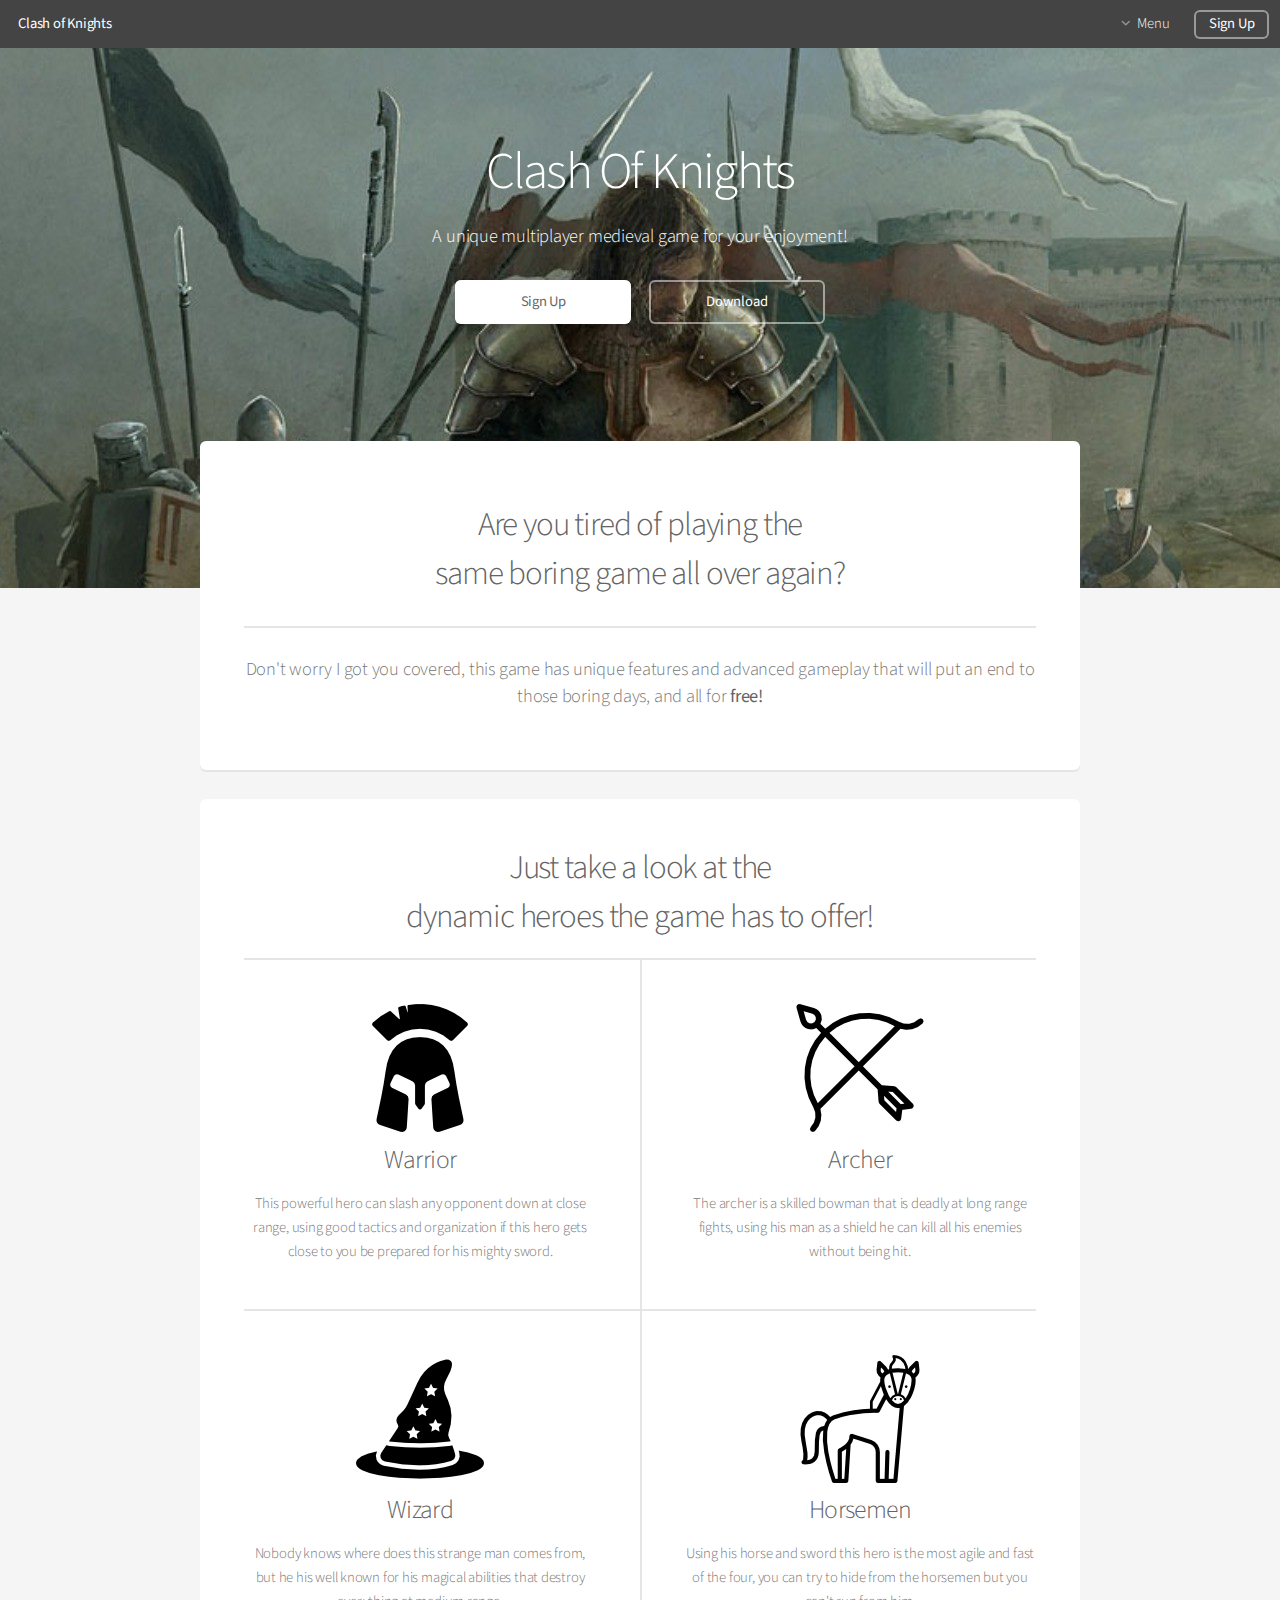
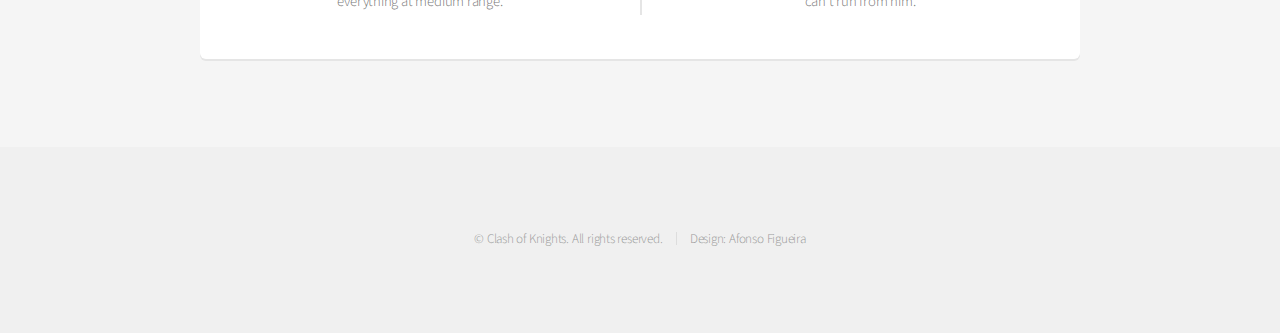
<file: ClashOfKnights_Site/index.html>
<!DOCTYPE HTML>
<html>
	<head>
		<title>Clash of Knights</title>
		<meta http-equiv="content-type" content="text/html; charset=utf-8" />
		<meta name="description" content="" />
		<meta name="keywords" content="" />
		<!--[if lte IE 8]><script src="css/ie/html5shiv.js"></script><![endif]-->
		<script src="js/jquery.min.js"></script>
		<script src="js/jquery.dropotron.min.js"></script>
		<script src="js/jquery.scrollgress.min.js"></script>
		<script src="js/skel.min.js"></script>
		<script src="js/skel-layers.min.js"></script>
		<script src="js/init.js"></script>
		<noscript>
			<link rel="stylesheet" href="css/skel.css" />
			<link rel="stylesheet" href="css/style.css" />
			<link rel="stylesheet" href="css/style-wide.css" />
		</noscript>
		<!--[if lte IE 8]><link rel="stylesheet" href="css/ie/v8.css" /><![endif]-->
	</head>
	<body class="landing">

		<!-- Header -->
			<header id="header" class="skel-layers-fixed">
				<h1><a href="index.html">Clash of Knights</a></h1>
				<nav id="nav">
					<ul>
						<li>
							<a href="" class="icon fa-angle-down">Menu</a>
							<ul>
								<li><a href="about.html">About</a></li>
								<li><a href="contact.html">Contact</a></li>
								<li><a href="media.html">Media</a></li>
							</ul>
						</li>
						<li><a href="signup.html" class="button">Sign Up</a></li>
					</ul>
				</nav>
			</header>

		<!-- Banner -->
			<section id="banner">
				<h2>Clash Of Knights</h2>
				<p>A unique multiplayer medieval game for your enjoyment!</p>
				<ul class="actions">
					<li><a href="signup.html" class="button special">Sign Up</a></li>
					<li><a href="about.html" class="button">Download</a></li>
				</ul>
			</section>

		<!-- Main -->
			<section id="main" class="container">

				<section class="box special">
					<header class="major">
						<h2>Are you tired of playing the
						<br />
						same boring game all over again?</h2>
						<p>Don't worry I got you covered, this game has unique features and advanced gameplay that will put an end to those boring days, and all for <b>free!</b></p>
					</header>
				</section>
				<section class="box special features">
				<h2>Just take a look at the
						<br />
						dynamic heroes the game has to offer!</h2>
					<div class="features-row">
						<section>
							<span><img src="images/warrior.png" alt="" height="128" width="128" /></span>
							<h3>Warrior</h3>
							<p>This powerful hero can slash any opponent down at close range, using good tactics and organization if this hero gets close to you be prepared for his mighty sword.</p>
						</section>
						<section>
							<span><img src="images/archer.png" alt="" height="128" width="128" /></span>
							<h3>Archer</h3>
							<p>The archer is a skilled bowman that is deadly at long range fights, using his man as a shield he can kill all his enemies without being hit.</p>
						</section>
					</div>
					<div class="features-row">
						<section>
							<span><img src="images/wizard.png" alt="" height="128" width="128" /></span>
							<h3>Wizard</h3>
							<p>Nobody knows where does this strange man comes from, but he his well known for his magical abilities that destroy everything at medium range.</p>
						</section>
						<section>
							<span><img src="images/horsemen.png" alt="" height="128" width="128" /></span>
							<h3>Horsemen</h3>
							<p>Using his horse and sword this hero is the most agile and fast of the four, you can try to hide from the horsemen but you can't run from him.</p>
						</section>
					</div>
				</section>
			</section>

		<!-- Footer -->
			<footer id="footer">
				
				<ul class="copyright">
					<li>&copy; Clash of Knights. All rights reserved.</li><li>Design: Afonso Figueira</li>
				</ul>
			</footer>

	</body>
</html>
</file>
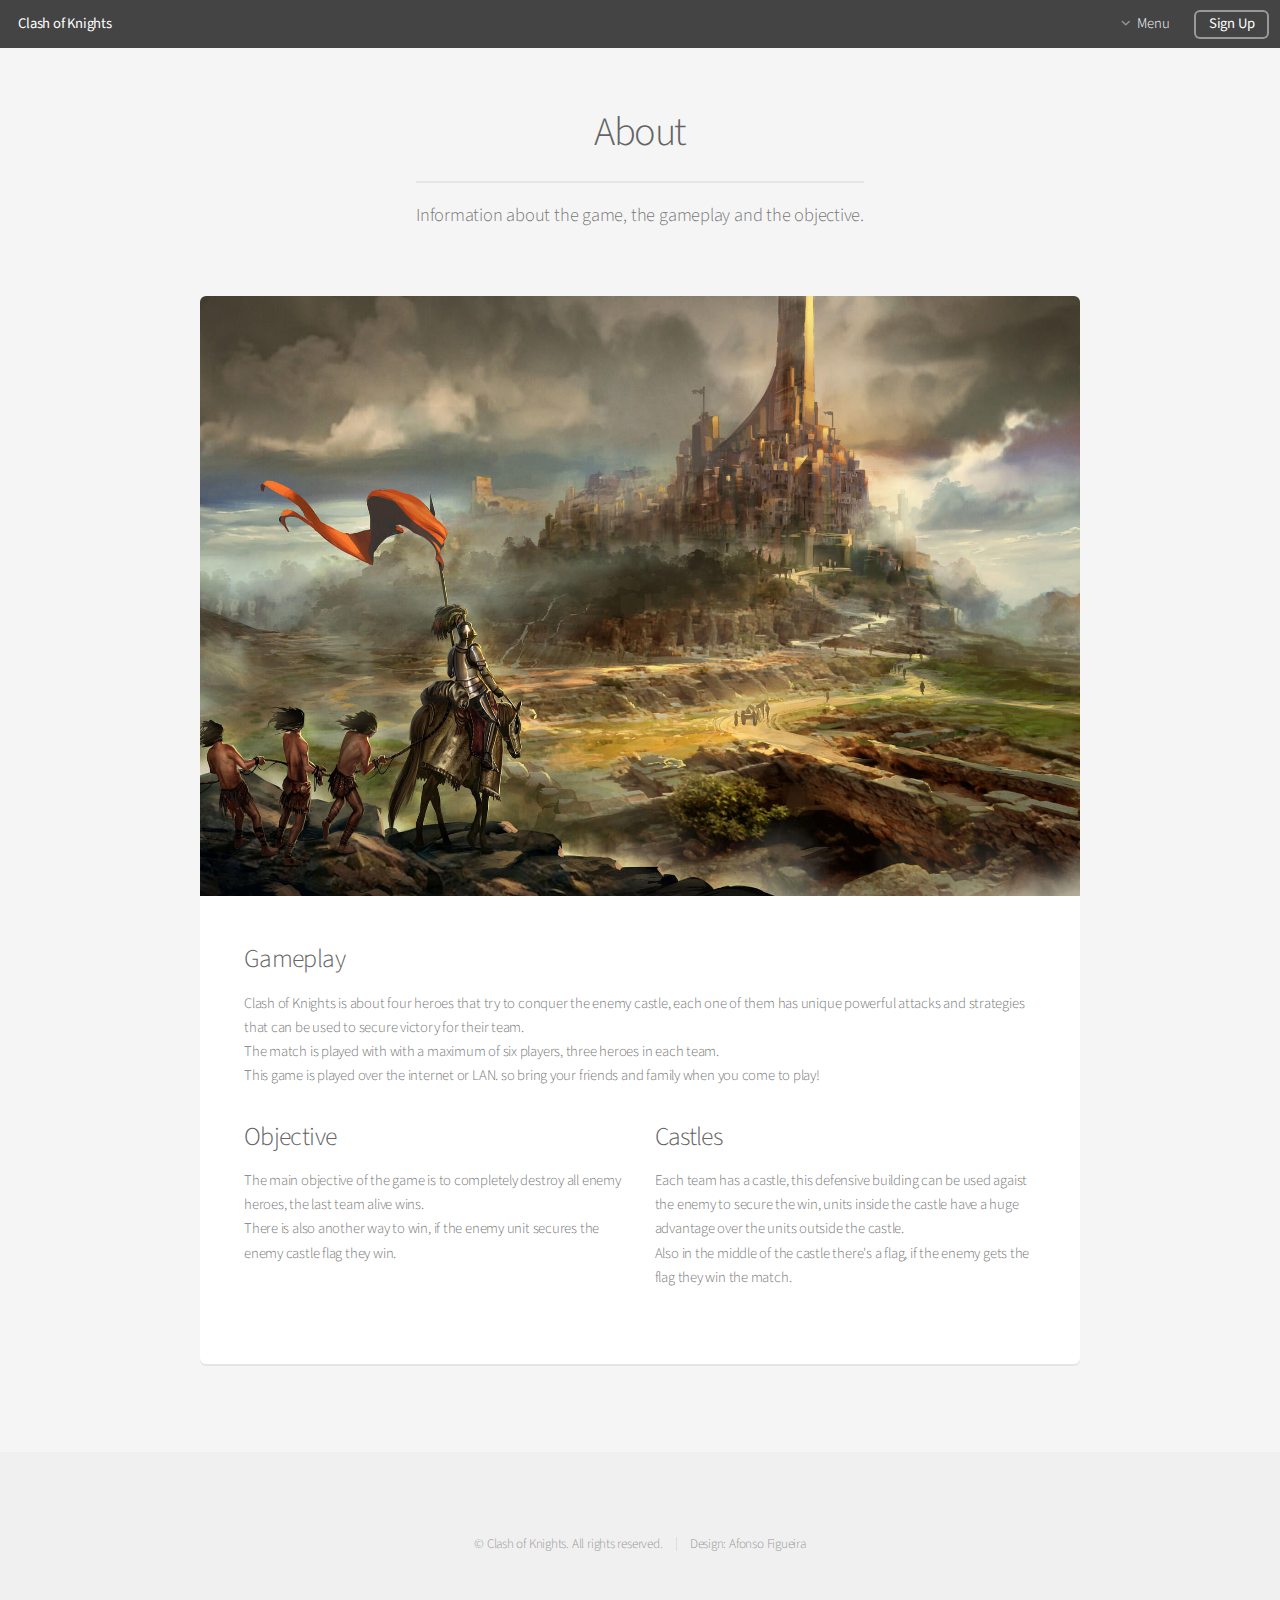
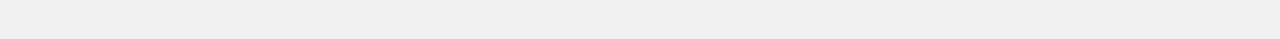
<file: ClashOfKnights_Site/about.html>
<!DOCTYPE HTML>
<html>
	<head>
		<title>Clash of Knights</title>
		<meta http-equiv="content-type" content="text/html; charset=utf-8" />
		<meta name="description" content="" />
		<meta name="keywords" content="" />
		<!--[if lte IE 8]><script src="css/ie/html5shiv.js"></script><![endif]-->
		<script src="js/jquery.min.js"></script>
		<script src="js/jquery.dropotron.min.js"></script>
		<script src="js/jquery.scrollgress.min.js"></script>
		<script src="js/skel.min.js"></script>
		<script src="js/skel-layers.min.js"></script>
		<script src="js/init.js"></script>
		<noscript>
			<link rel="stylesheet" href="css/skel.css" />
			<link rel="stylesheet" href="css/style.css" />
			<link rel="stylesheet" href="css/style-wide.css" />
		</noscript>
		<!--[if lte IE 8]><link rel="stylesheet" href="css/ie/v8.css" /><![endif]-->
	</head>
	<body>

		<!-- Header -->
			<header id="header" class="skel-layers-fixed">
				<h1><a href="index.html">Clash of Knights</a></h1>
				<nav id="nav">
					<ul>
						<li>
							<a href="" class="icon fa-angle-down">Menu</a>
							<ul>
								<li><a href="about.html">About</a></li>
								<li><a href="contact.html">Contact</a></li>
								<li><a href="media.html">Media</a></li>
							</ul>
						</li>
						<li><a href="signup.html" class="button">Sign Up</a></li>
					</ul>
				</nav>
			</header>

		<!-- Main -->
			<section id="main" class="container">
				<header>
					<h2>About</h2>
					<p>Information about the game, the gameplay and the objective.</p>
				</header>
				<div class="box">
					<span class="image featured"><img src="images/medieval_img.jpg" alt="medieval_img" height="600" width="393"/></span>
					<h3>Gameplay</h3>
					<p>Clash of Knights is about four heroes that try to conquer the enemy castle, each one of them has unique powerful attacks and strategies that can be used to secure victory for their team.<br>The match is played with with a maximum of six players, three heroes in each team.<br>This game is played over the internet or LAN. so bring your friends and family when you come to play!</p>
					<div class="row">
						<div class="6u 12u(mobilep)">
							<h3>Objective</h3>
							<p>The main objective of the game is to completely destroy all enemy heroes, the last team alive wins.<br>There is also another way to win, if the enemy unit secures the enemy castle flag they win.</p>
						</div>
						<div class="6u 12u(mobilep)">
							<h3>Castles</h3>
							<p>Each team has a castle, this defensive building can be used agaist the enemy to secure the win, units inside the castle have a huge advantage over the units outside the castle.<br>Also in the middle of the castle there's a flag, if the enemy gets the flag they win the match.</p>
						</div>
					</div>
				</div>
			</section>

		<!-- Footer -->
			<footer id="footer">
				
				<ul class="copyright">
					<li>&copy; Clash of Knights. All rights reserved.</li><li>Design: Afonso Figueira</li>
				</ul>
			</footer>

	</body>
</html>
</file>
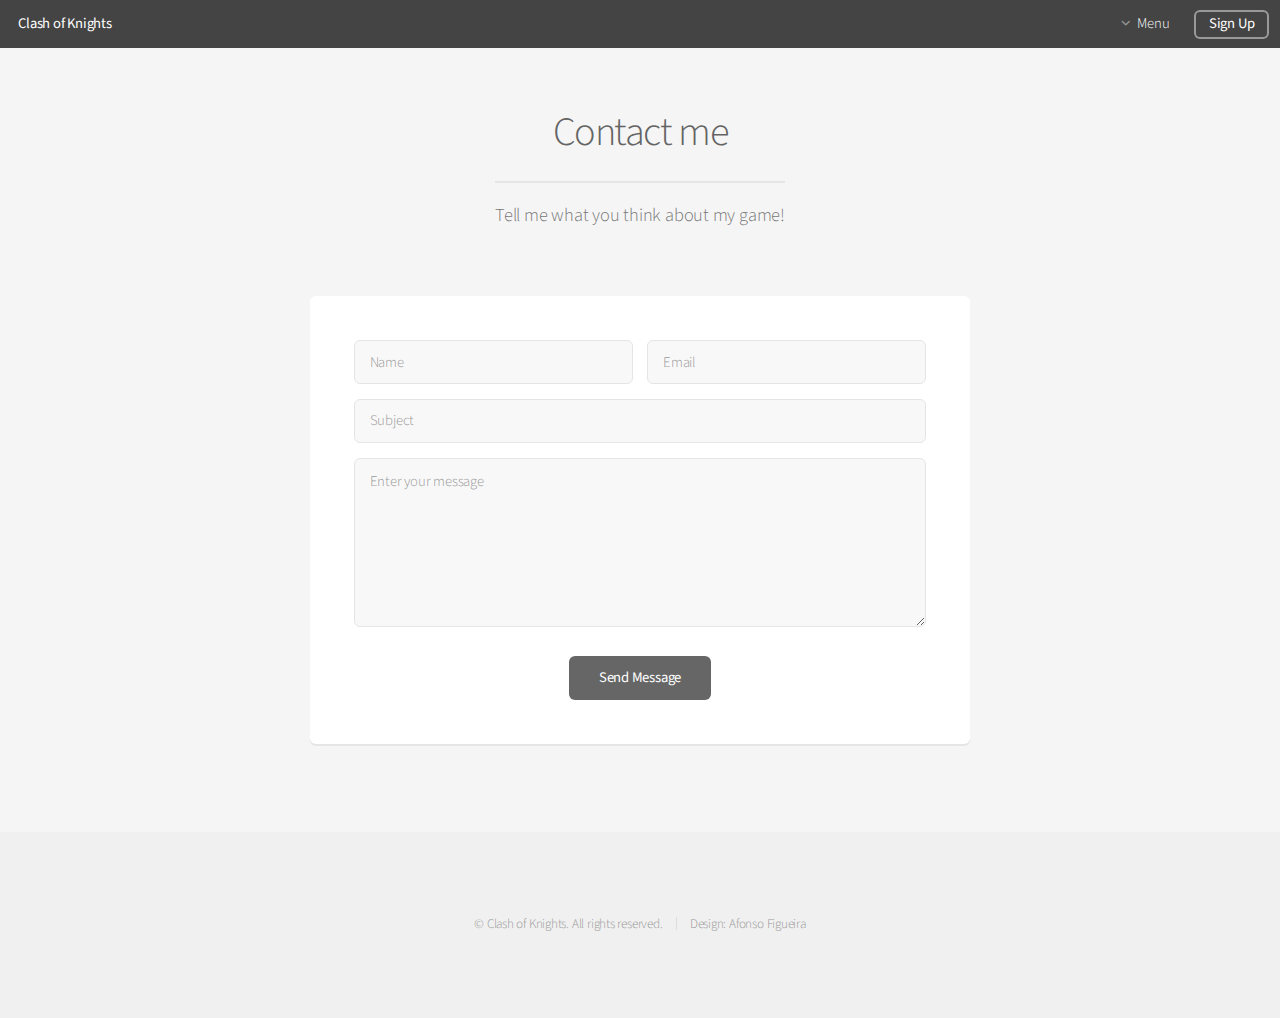
<file: ClashOfKnights_Site/contact.html>
<!DOCTYPE HTML>
<html>
	<head>
		<title>Class of Knights</title>
		<meta http-equiv="content-type" content="text/html; charset=utf-8" />
		<meta name="description" content="" />
		<meta name="keywords" content="" />
		<!--[if lte IE 8]><script src="css/ie/html5shiv.js"></script><![endif]-->
		<script src="js/jquery.min.js"></script>
		<script src="js/jquery.dropotron.min.js"></script>
		<script src="js/jquery.scrollgress.min.js"></script>
		<script src="js/skel.min.js"></script>
		<script src="js/skel-layers.min.js"></script>
		<script src="js/init.js"></script>
		<noscript>
			<link rel="stylesheet" href="css/skel.css" />
			<link rel="stylesheet" href="css/style.css" />
			<link rel="stylesheet" href="css/style-wide.css" />
		</noscript>
		<!--[if lte IE 8]><link rel="stylesheet" href="css/ie/v8.css" /><![endif]-->
	</head>
	<body>

		<!-- Header -->
			<header id="header" class="skel-layers-fixed">
				<h1><a href="index.html">Clash of Knights</a></h1>
				<nav id="nav">
					<ul>
						<li>
							<a href="" class="icon fa-angle-down">Menu</a>
							<ul>
								<li><a href="about.html">About</a></li>
								<li><a href="contact.html">Contact</a></li>
								<li><a href="media.html">Media</a></li>
							</ul>
						</li>
						<li><a href="signup.html" class="button">Sign Up</a></li>
					</ul>
				</nav>
			</header>

		<!-- Main -->
			<section id="main" class="container 75%">
				<header>
					<h2>Contact me</h2>
					<p>Tell me what you think about my game!</p>
				</header>
				<div class="box">
					<form method="post" action="\html5up_alpha\php\contact_email.php">
						<div class="row uniform 50%">
							<div class="6u 12u(mobilep)">
								<input type="text" name="name" id="name" value="" placeholder="Name" />
							</div>
							<div class="6u 12u(mobilep)">
								<input type="email" name="email" id="email" value="" placeholder="Email" />
							</div>
						</div>
						<div class="row uniform 50%">
							<div class="12u">
								<input type="text" name="subject" id="subject" value="" placeholder="Subject" />
							</div>
						</div>
						<div class="row uniform 50%">
							<div class="12u">
								<textarea name="message" id="message" placeholder="Enter your message" rows="6"></textarea>
							</div>
						</div>
						<div class="row uniform">
							<div class="12u">
								<ul class="actions align-center">
									<li><input type="submit" value="Send Message" /></li>
								</ul>
							</div>
						</div>
					</form>
				</div>
			</section>

		<!-- Footer -->
			<footer id="footer">
				
				<ul class="copyright">
					<li>&copy; Clash of Knights. All rights reserved.</li><li>Design: Afonso Figueira</li>
				</ul>
			</footer>

	</body>
</html>
</file>
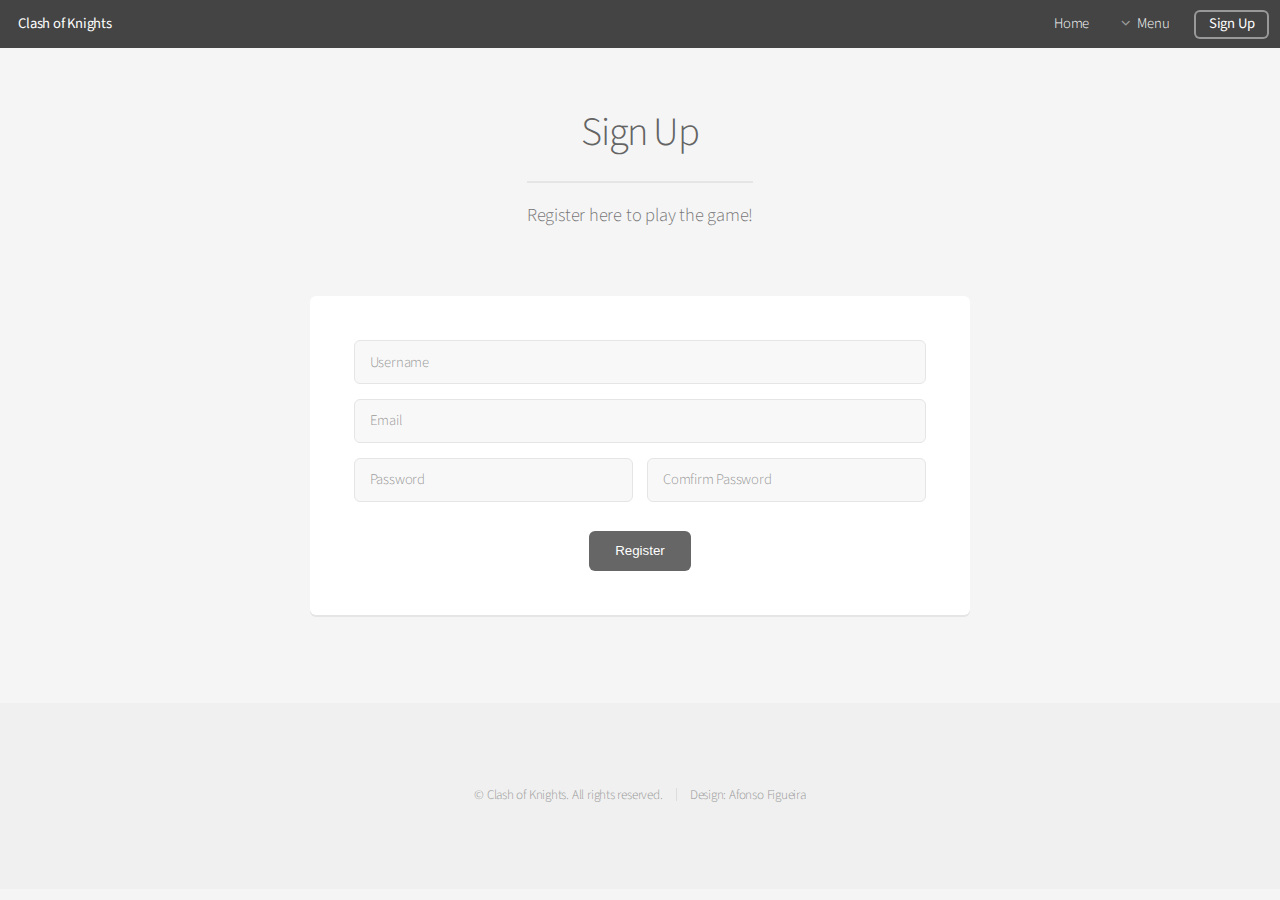
<file: ClashOfKnights_Site/signup.html>
<!DOCTYPE HTML>
<html>
	<head>
		<title>Class of Knights</title>
		<meta http-equiv="content-type" content="text/html; charset=utf-8" />
		<meta name="description" content="" />
		<meta name="keywords" content="" />
		<!--[if lte IE 8]><script src="css/ie/html5shiv.js"></script><![endif]-->
		<script src="js/jquery.min.js"></script>
		<script src="js/jquery.dropotron.min.js"></script>
		<script src="js/jquery.scrollgress.min.js"></script>
		<script src="js/skel.min.js"></script>
		<script src="js/skel-layers.min.js"></script>
		<script src="js/init.js"></script>
		<noscript>
			<link rel="stylesheet" href="css/skel.css" />
			<link rel="stylesheet" href="css/style.css" />
			<link rel="stylesheet" href="css/style-wide.css" />
		</noscript>
		<!--[if lte IE 8]><link rel="stylesheet" href="css/ie/v8.css" /><![endif]-->
	</head>
	<body>

		<!-- Header -->
			<header id="header" class="skel-layers-fixed">
				<h1><a href="index.html">Clash of Knights</a></h1>
				<nav id="nav">
					<ul>
						<li><a href="index.html">Home</a></li>
						<li>
							<a href="" class="icon fa-angle-down">Menu</a>
							<ul>
								<li><a href="about.html">About</a></li>
								<li><a href="contact.html">Contact</a></li>
								<li><a href="media.html">Media</a></li>
							</ul>
						</li>
						<li><a href="signup.php" class="button">Sign Up</a></li>
					</ul>
				</nav>
			</header>

			<!-- Main -->
			<section id="main" class="container 75%">
				<header>
					<h2>Sign Up</h2>
					<p>Register here to play the game!</p>
				</header>
				<div class="box">
					<form method="post" action="php/register.php">
						<div class="row uniform 50%">
							<div class="12u">
								<input type="text" name="username" id="username" value="" placeholder="Username" required />
							</div>
						</div>
						<div class="row uniform 50%">
							<div class="12u">
								<input type="email" name="email" id="email" value="" placeholder="Email" required />
							</div>
						</div>
						<div class="row uniform 50%">
							<div class="6u 12u(mobilep)">
								<input type="password" name="password" id="password" value="" placeholder="Password" required />
							</div>
							<div class="6u 12u(mobilep)">
								<input type="password" name="c_password" id="c_password" value="" placeholder="Comfirm Password" required />
							</div>
							
						</div>
						<div class="row uniform">
							<div class="12u">
								<ul class="actions align-center">
									<li><button class="button" type="submit" name="submit" value="" >Register </button></li>
									<!-- <li><input type="submit" value="Register" /></li> -->
								</ul>
							</div>
						</div>
					</form>
				</div>
			</section>

			<!-- Footer -->
			<footer id="footer">
				
				<ul class="copyright">
					<li>&copy; Clash of Knights. All rights reserved.</li><li>Design: Afonso Figueira</li>
				</ul>
			</footer>

	</body>
</html>
</file>
<file: ClashOfKnights_Site/css/style-wide.css>
/*
	Alpha by HTML5 UP
	html5up.net | @n33co
	Free for personal and commercial use under the CCA 3.0 license (html5up.net/license)
*/

/* Basic */

	body, input, select, textarea {
		font-size: 13pt;
	}

/* Banner */

	#banner {
		padding: 10em 0 18em 0;
	}
</file>
<file: ClashOfKnights_Site/css/ie/v8.css>
/*
	Alpha by HTML5 UP
	html5up.net | @n33co
	Free for personal and commercial use under the CCA 3.0 license (html5up.net/license)
*/

/* Basic */

	pre, code {
		position: relative;
		-ms-behavior: url("css/ie/PIE.htc");
	}

/* Form */

	input[type="text"],
	input[type="password"],
	input[type="email"],
	select,
	textarea {
		position: relative;
		-ms-behavior: url("css/ie/PIE.htc");
		line-height: 3em;
	}

	input[type="checkbox"],
	input[type="radio"] {
		opacity: 1;
		z-index: auto;
	}

		input[type="checkbox"] + label:before,
		input[type="radio"] + label:before {
			display: none;
		}

/* Button */

	input[type="submit"],
	input[type="reset"],
	input[type="button"],
	.button {
		position: relative;
		-ms-behavior: url("css/ie/PIE.htc");
	}

		input[type="submit"].alt,
		input[type="reset"].alt,
		input[type="button"].alt,
		.button.alt {
			border: solid 2px #e5e5e5;
		}

/* Box */

	.box {
		position: relative;
		-ms-behavior: url("css/ie/PIE.htc");
	}

		.box .image.featured {
			margin: 2em 0;
			width: 100%;
		}

/* Icon */

	.icon.major {
		position: relative;
		-ms-behavior: url("css/ie/PIE.htc");
	}

/* Image */

	.image {
		position: relative;
		-ms-behavior: url("css/ie/PIE.htc");
	}

		.image img {
			position: relative;
			-ms-behavior: url("css/ie/PIE.htc");
		}

/* Header */

	#header nav > ul > li a {
		color: #fff;
		display: inline-block;
		text-decoration: none;
		border: 0;
	}

		#header nav > ul > li a.icon:before {
			color: #fff;
			margin-right: 0.5em;
		}

	#header.alt {
		color: #fff;
	}

		#header.alt nav > ul > li a:not(.button).icon:before {
			color: rgba(255, 255, 255, 0.75);
		}

		#header.alt nav > ul > li.active a:not(.button) {
			background-color: rgba(255, 255, 255, 0.2);
		}

	.dropotron {
		border: solid 1px #e5e5e5;
	}

		.dropotron.level-0 {
			margin-top: 0;
		}

			.dropotron.level-0:before {
				display: none;
			}

/* Banner */

	#banner {
		background-attachment: scroll;
		background-image: url("../../images/banner.jpg");
		background-position: auto;
		background-repeat: no-repeat;
		background-size: cover;
		-ms-behavior: url("css/ie/backgroundsize.min.htc");
	}

		#banner input[type="submit"],
		#banner input[type="reset"],
		#banner input[type="button"],
		#banner .button {
			border: solid 2px #fff;
		}

/* Main */

	#main {
		position: relative;
		z-index: 1;
	}

/* CTA */

	#cta input[type="text"],
	#cta input[type="password"],
	#cta input[type="email"],
	#cta select,
	#cta textarea {
		background: #e89980;
		border: solid 2px #fff;
	}

	#cta .formerize-placeholder {
		color: #fff !important;
	}
</file>
<file: ClashOfKnights_Site/css/skel.css>
/* Resets (http://meyerweb.com/eric/tools/css/reset/ | v2.0 | 20110126 | License: none (public domain)) */

	html,body,div,span,applet,object,iframe,h1,h2,h3,h4,h5,h6,p,blockquote,pre,a,abbr,acronym,address,big,cite,code,del,dfn,em,img,ins,kbd,q,s,samp,small,strike,strong,sub,sup,tt,var,b,u,i,center,dl,dt,dd,ol,ul,li,fieldset,form,label,legend,table,caption,tbody,tfoot,thead,tr,th,td,article,aside,canvas,details,embed,figure,figcaption,footer,header,hgroup,menu,nav,output,ruby,section,summary,time,mark,audio,video{margin:0;padding:0;border:0;font-size:100%;font:inherit;vertical-align:baseline;}article,aside,details,figcaption,figure,footer,header,hgroup,menu,nav,section{display:block;}body{line-height:1;}ol,ul{list-style:none;}blockquote,q{quotes:none;}blockquote:before,blockquote:after,q:before,q:after{content:'';content:none;}table{border-collapse:collapse;border-spacing:0;}body{-webkit-text-size-adjust:none}

/* Box Model */

	*, *:before, *:after {
		-moz-box-sizing: border-box;
		-webkit-box-sizing: border-box;
		box-sizing: border-box;
	}

/* Container */

	.container {
		margin-left: auto;
		margin-right: auto;

		/* width: (containers) */
		width: 60em;
	}

	/* Modifiers */

		/* 125% */
			.container.\31 25\25 {
				width: 100%;

				/* max-width: (containers * 1.25) */
				max-width: 75em;

				/* min-width: (containers) */
				min-width: 60em;
			}

		/* 75% */
			.container.\37 5\25 {

				/* width: (containers * 0.75) */
				width: 45em;

			}

		/* 50% */
			.container.\35 0\25 {

				/* width: (containers * 0.50) */
				width: 30em;

			}

		/* 25% */
			.container.\32 5\25 {

				/* width: (containers * 0.25) */
				width: 15em;

			}

/* Grid */

	.row {
		border-bottom: solid 1px transparent;
	}

	.row > * {
		float: left;
	}

	.row:after, .row:before {
		content: '';
		display: block;
		clear: both;
		height: 0;
	}

	.row.uniform > * > :first-child {
		margin-top: 0;
	}

	.row.uniform > * > :last-child {
		margin-bottom: 0;
	}

	/* Gutters */

		/* Normal */

			.row > * {
				/* padding: (gutters.horizontal) 0 0 (gutters.vertical) */
				padding: 0 0 0 2em;
			}

			.row {
				/* margin: -(gutters.horizontal) 0 -1px -(gutters.vertical) */
				margin: 0 0 -1px -2em;
			}

			.row.uniform > * {
				/* padding: (gutters.vertical) 0 0 (gutters.vertical) */
				padding: 2em 0 0 2em;
			}

			.row.uniform {
				/* margin: -(gutters.vertical) 0 -1px -(gutters.vertical) */
				margin: -2em 0 -1px -2em;
			}

		/* 200% */

			.row.\32 00\25 > * {
				/* padding: (gutters.horizontal) 0 0 (gutters.vertical) */
				padding: 0 0 0 4em;
			}

			.row.\32 00\25 {
				/* margin: -(gutters.horizontal) 0 -1px -(gutters.vertical) */
				margin: 0 0 -1px -4em;
			}

			.row.uniform.\32 00\25 > * {
				/* padding: (gutters.vertical) 0 0 (gutters.vertical) */
				padding: 4em 0 0 4em;
			}

			.row.uniform.\32 00\25 {
				/* margin: -(gutters.vertical) 0 -1px -(gutters.vertical) */
				margin: -4em 0 -1px -4em;
			}

		/* 150% */

			.row.\31 50\25 > * {
				/* padding: (gutters.horizontal) 0 0 (gutters.vertical) */
				padding: 0 0 0 1.5em;
			}

			.row.\31 50\25 {
				/* margin: -(gutters.horizontal) 0 -1px -(gutters.vertical) */
				margin: 0 0 -1px -1.5em;
			}

			.row.uniform.\31 50\25 > * {
				/* padding: (gutters.vertical) 0 0 (gutters.vertical) */
				padding: 1.5em 0 0 1.5em;
			}

			.row.uniform.\31 50\25 {
				/* margin: -(gutters.vertical) 0 -1px -(gutters.vertical) */
				margin: -1.5em 0 -1px -1.5em;
			}

		/* 50% */

			.row.\35 0\25 > * {
				/* padding: (gutters.horizontal) 0 0 (gutters.vertical) */
				padding: 0 0 0 1em;
			}

			.row.\35 0\25 {
				/* margin: -(gutters.horizontal) 0 -1px -(gutters.vertical) */
				margin: 0 0 -1px -1em;
			}

			.row.uniform.\35 0\25 > * {
				/* padding: (gutters.vertical) 0 0 (gutters.vertical) */
				padding: 1em 0 0 1em;
			}

			.row.uniform.\35 0\25 {
				/* margin: -(gutters.vertical) 0 -1px -(gutters.vertical) */
				margin: -1em 0 -1px -1em;
			}

		/* 25% */

			.row.\32 5\25 > * {
				/* padding: (gutters.horizontal) 0 0 (gutters.vertical) */
				padding: 0 0 0 0.5em;
			}

			.row.\32 5\25 {
				/* margin: -(gutters.horizontal) 0 -1px -(gutters.vertical) */
				margin: 0 0 -1px -0.5em;
			}

			.row.uniform.\32 5\25 > * {
				/* padding: (gutters.vertical) 0 0 (gutters.vertical) */
				padding: 0.5em 0 0 0.5em;
			}

			.row.uniform.\32 5\25 {
				/* margin: -(gutters.vertical) 0 -1px -(gutters.vertical) */
				margin: -0.5em 0 -1px -0.5em;
			}

		/* 0% */

			.row.\30 \25 > * {
				padding: 0;
			}

			.row.\30 \25 {
				margin: 0 0 -1px 0;
			}

	/* Cells */

		.\31 2u, .\31 2u\24 { width: 100%; clear: none; margin-left: 0; }
		.\31 1u, .\31 1u\24 { width: 91.6666666667%; clear: none; margin-left: 0; }
		.\31 0u, .\31 0u\24 { width: 83.3333333333%; clear: none; margin-left: 0; }
		.\39 u, .\39 u\24 { width: 75%; clear: none; margin-left: 0; }
		.\38 u, .\38 u\24 { width: 66.6666666667%; clear: none; margin-left: 0; }
		.\37 u, .\37 u\24 { width: 58.3333333333%; clear: none; margin-left: 0; }
		.\36 u, .\36 u\24 { width: 50%; clear: none; margin-left: 0; }
		.\35 u, .\35 u\24 { width: 41.6666666667%; clear: none; margin-left: 0; }
		.\34 u, .\34 u\24 { width: 33.3333333333%; clear: none; margin-left: 0; }
		.\33 u, .\33 u\24 { width: 25%; clear: none; margin-left: 0; }
		.\32 u, .\32 u\24 { width: 16.6666666667%; clear: none; margin-left: 0; }
		.\31 u, .\31 u\24 { width: 8.3333333333%; clear: none; margin-left: 0; }

		.\31 2u\24 + *,
		.\31 1u\24 + *,
		.\31 0u\24 + *,
		.\39 u\24 + *,
		.\38 u\24 + *,
		.\37 u\24 + *,
		.\36 u\24 + *,
		.\35 u\24 + *,
		.\34 u\24 + *,
		.\33 u\24 + *,
		.\32 u\24 + *,
		.\31 u\24 + * {
			clear: left;
		}

		.\-11u { margin-left: 91.6666666667% }
		.\-10u { margin-left: 83.3333333333% }
		.\-9u { margin-left: 75% }
		.\-8u { margin-left: 66.6666666667% }
		.\-7u { margin-left: 58.3333333333% }
		.\-6u { margin-left: 50% }
		.\-5u { margin-left: 41.6666666667% }
		.\-4u { margin-left: 33.3333333333% }
		.\-3u { margin-left: 25% }
		.\-2u { margin-left: 16.6666666667% }
		.\-1u { margin-left: 8.3333333333% }
</file>
<file: ClashOfKnights_Site/css/style.css>
@import url(font-awesome.min.css);
@import url("http://fonts.googleapis.com/css?family=Source+Sans+Pro:300,400,300italic,400italic");

/* Basic */

	body {
		background: #f5f5f5;
	}

	body, input, select, textarea {
		color: #777;
		font-family: "Source Sans Pro", sans-serif;
		font-size: 16pt;
		font-weight: 300;
		line-height: 1.65em;
		letter-spacing: -0.015em;
	}

	a {
		-moz-transition: color 0.2s ease-in-out, border-bottom-color 0.2s ease-in-out;
		-webkit-transition: color 0.2s ease-in-out, border-bottom-color 0.2s ease-in-out;
		-o-transition: color 0.2s ease-in-out, border-bottom-color 0.2s ease-in-out;
		-ms-transition: color 0.2s ease-in-out, border-bottom-color 0.2s ease-in-out;
		transition: color 0.2s ease-in-out, border-bottom-color 0.2s ease-in-out;
		border-bottom: dotted 1px;
		color: #e89980;
		text-decoration: none;
	}

	a:hover {
		border-bottom-color: transparent;
	}

	strong, b {
		color: #646464;
		font-weight: 400;
	}

	em, i {
		font-style: italic;
	}

	p {
		margin: 0 0 2em 0;
	}

	h1, h2, h3, h4, h5, h6 {
		color: #646464;
		font-weight: 300;
		line-height: 1em;
		margin: 0 0 0.5em 0;
	}

	h1 a, h2 a, h3 a, h4 a, h5 a, h6 a {
		color: inherit;
		text-decoration: none;
	}

	h2 {
		font-size: 2.25em;
		line-height: 1.5em;
		letter-spacing: -0.035em;
	}

	h3 {
		font-size: 1.75em;
		line-height: 1.5em;
		letter-spacing: -0.025em;
	}

	h4 {
		font-size: 1.1em;
		line-height: 1.5em;
		letter-spacing: 0;
	}

	h5 {
		font-size: 0.9em;
		line-height: 1.5em;
		letter-spacing: 0;
	}

	h6 {
		font-size: 0.7em;
		line-height: 1.5em;
		letter-spacing: 0;
	}

	sub {
		font-size: 0.8em;
		position: relative;
		top: 0.5em;
	}

	sup {
		font-size: 0.8em;
		position: relative;
		top: -0.5em;
	}

	hr {
		border: 0;
		border-bottom: solid 2px #e5e5e5;
		margin: 2em 0;
	}

		hr.major {
			margin: 3em 0;
		}

	blockquote {
		border-left: solid 4px #e5e5e5;
		font-style: italic;
		margin: 0 0 2em 0;
		padding: 0.5em 0 0.5em 2em;
	}

	pre {
		-webkit-overflow-scrolling: touch;
		background: #f8f8f8;
		border-radius: 6px;
		border: solid 1px #e5e5e5;
		font-family: monospace;
		font-size: 0.9em;
		line-height: 1.75em;
		margin: 0 0 2em 0;
		overflow-x: auto;
		padding: 1em 1.5em;
	}

	code {
		background: #f8f8f8;
		border-radius: 6px;
		border: solid 1px #e5e5e5;
		font-family: monospace;
		font-size: 0.9em;
		margin: 0 0.25em;
		padding: 0.25em 0.65em;
	}

	.align-left {
		text-align: left;
	}

	.align-center {
		text-align: center;
	}

	.align-right {
		text-align: right;
	}

/* Section/Article */

	section.special, article.special {
		text-align: center;
	}

	header p {
		color: #999;
		position: relative;
		margin: 0 0 1.5em 0;
		font-style: italic;
	}

	header h2 + p {
		font-size: 1.25em;
		margin-top: -1em;
		line-height: 1.5em;
	}

	header h3 + p {
		font-size: 1.1em;
		margin-top: -0.85em;
		line-height: 1.5em;
	}

	header h4 + p,
	header h5 + p,
	header h6 + p {
		font-size: 0.8em;
		margin-top: -0.5em;
		line-height: 1.5em;
	}

	header.major {
		padding: 1em 0;
		text-align: center;
	}

		header.major h2 {
			margin: 0;
		}

		header.major p {
			display: inline-block;
			border-top: solid 2px #e5e5e5;
			color: #777;
			margin: 1.5em 0 0 0;
			padding: 1.5em 0 0 0;
			font-style: normal;
		}

/* Form */

	form {
		margin: 0 0 2em 0;
	}

	label {
		color: #646464;
		display: block;
		font-size: 0.9em;
		font-weight: 300;
		margin: 0 0 1em 0;
	}

	input[type="text"],
	input[type="password"],
	input[type="email"],
	select,
	textarea {
		-moz-appearance: none;
		-webkit-appearance: none;
		-o-appearance: none;
		-ms-appearance: none;
		appearance: none;
		background: #f8f8f8;
		border-radius: 6px;
		border: solid 1px #e5e5e5;
		color: inherit;
		display: block;
		outline: 0;
		padding: 0 1em;
		text-decoration: none;
		width: 100%;
	}

		input[type="text"]:invalid,
		input[type="password"]:invalid,
		input[type="email"]:invalid,
		select:invalid,
		textarea:invalid {
			box-shadow: none;
		}

		input[type="text"]:focus,
		input[type="password"]:focus,
		input[type="email"]:focus,
		select:focus,
		textarea:focus {
			border-color: #e89980;
			box-shadow: 0 0 0 2px #e89980;
		}

	.select-wrapper {
		text-decoration: none;
		display: block;
		position: relative;
	}

		.select-wrapper:before {
			-moz-osx-font-smoothing: grayscale;
			-webkit-font-smoothing: antialiased;
			font-family: FontAwesome;
			font-style: normal;
			font-weight: normal;
			text-transform: none !important;
		}

		.select-wrapper:before {
			color: #e5e5e5;
			content: '\f078';
			display: block;
			height: 3em;
			line-height: 3em;
			pointer-events: none;
			position: absolute;
			right: 0;
			text-align: center;
			top: 0;
			width: 3em;
		}

		.select-wrapper select::-ms-expand {
			display: none;
		}

	input[type="text"],
	input[type="password"],
	input[type="email"],
	select {
		height: 3em;
	}

	textarea {
		padding: 0.75em 1em;
	}

	input[type="checkbox"],
	input[type="radio"] {
		-moz-appearance: none;
		-webkit-appearance: none;
		-o-appearance: none;
		-ms-appearance: none;
		appearance: none;
		display: block;
		float: left;
		margin-right: -2em;
		opacity: 0;
		width: 1em;
		z-index: -1;
	}

		input[type="checkbox"] + label,
		input[type="radio"] + label {
			text-decoration: none;
			color: #777;
			cursor: pointer;
			display: inline-block;
			font-size: 1em;
			font-weight: 300;
			padding-left: 2.55em;
			padding-right: 0.75em;
			position: relative;
		}

			input[type="checkbox"] + label:before,
			input[type="radio"] + label:before {
				-moz-osx-font-smoothing: grayscale;
				-webkit-font-smoothing: antialiased;
				font-family: FontAwesome;
				font-style: normal;
				font-weight: normal;
				text-transform: none !important;
			}

			input[type="checkbox"] + label:before,
			input[type="radio"] + label:before {
				background: #f8f8f8;
				border-radius: 6px;
				border: solid 1px #e5e5e5;
				content: '';
				display: inline-block;
				height: 1.8em;
				left: 0;
				line-height: 1.725em;
				position: absolute;
				text-align: center;
				top: 0;
				width: 1.8em;
			}

		input[type="checkbox"]:checked + label:before,
		input[type="radio"]:checked + label:before {
			background: #666;
			border-color: #666;
			color: #ffffff;
			content: '\f00c';
		}

		input[type="checkbox"]:focus + label:before,
		input[type="radio"]:focus + label:before {
			border-color: #e89980;
			box-shadow: 0 0 0 1px #e89980;
		}

	input[type="checkbox"] + label:before {
		border-radius: 6px;
	}

	input[type="radio"] + label:before {
		border-radius: 100%;
	}

	::-webkit-input-placeholder {
		color: #999 !important;
		opacity: 1.0;
	}

	:-moz-placeholder {
		color: #999 !important;
		opacity: 1.0;
	}

	::-moz-placeholder {
		color: #999 !important;
		opacity: 1.0;
	}

	:-ms-input-placeholder {
		color: #999 !important;
		opacity: 1.0;
	}

	.formerize-placeholder {
		color: #999 !important;
		opacity: 1.0;
	}

/* Box */

	.box {
		background: #fff;
		border-radius: 6px;
		box-shadow: 0 2px 0 0 #e5e5e5;
		margin: 0 0 2em 0;
		padding: 3em;
	}

		.box > :last-child {
			margin-bottom: 0;
		}

		.box.alt {
			background: none !important;
			border-radius: 0 !important;
			box-shadow: none !important;
			margin: 0 0 2em 0;
			padding: 0 !important;
		}

		.box.features .features-row {
			border-top: solid 2px #e5e5e5;
			position: relative;
		}

			.box.features .features-row:after {
				clear: both;
				content: '';
				display: block;
			}

			.box.features .features-row section {
				float: left;
				padding: 3em;
				width: 50%;
			}

				.box.features .features-row section :last-child {
					margin-bottom: 0;
				}

				.box.features .features-row section:nth-child(2n) {
					padding-right: 0;
				}

					.box.features .features-row section:nth-child(2n):before {
						background: #e5e5e5;
						content: '';
						display: block;
						height: 100%;
						margin-left: -3em;
						position: absolute;
						top: 0;
						width: 2px;
					}

				.box.features .features-row section:nth-child(2n-1) {
					padding-left: 0;
				}

			.box.features .features-row:first-child {
				border-top: 0;
			}

				.box.features .features-row:first-child section {
					padding-top: 0;
				}

			.box.features .features-row:last-child {
				padding-bottom: 0;
			}

				.box.features .features-row:last-child section {
					padding-bottom: 0;
				}

		.box.special {
			text-align: center;
		}

		.box .image.featured {
			border-radius: 0;
			display: block;
			margin: 3em 0 3em -3em;
			position: relative;
			width: calc(100% + 6em);
		}

			.box .image.featured img {
				border-radius: 0;
				display: block;
				width: 100%;
			}

			.box .image.featured:first-child {
				border-radius: 6px 6px 0 0;
				margin-bottom: 3em;
				margin-top: -3em;
			}

				.box .image.featured:first-child img {
					border-radius: 6px 6px 0 0;
				}

			.box .image.featured:last-child {
				border-radius: 0 0 6px 6px;
				margin-bottom: -3em;
				margin-top: 3em;
			}

				.box .image.featured:last-child img {
					border-radius: 0 0 6px 6px;
				}

/* Icon */

	.icon {
		text-decoration: none;
		border-bottom: none;
		position: relative;
	}

		.icon:before {
			-moz-osx-font-smoothing: grayscale;
			-webkit-font-smoothing: antialiased;
			font-family: FontAwesome;
			font-style: normal;
			font-weight: normal;
			text-transform: none !important;
		}

		.icon > .label {
			display: none;
		}

		.icon.major {
			background: #666;
			border-radius: 100%;
			color: #ffffff;
			cursor: default;
			display: inline-block;
			height: 5.5em;
			line-height: 5.5em;
			margin: 0 0 2em 0;
			width: 5.5em;
		}

			.icon.major:before {
				font-size: 2.5em;
			}

			.icon.major.accent1 {
				background: #666;
				color: #ffffff;
			}

			.icon.major.accent2 {
				background: #e89980;
				color: #ffffff;
			}

			.icon.major.accent3 {
				background: #7fcdb8;
				color: #ffffff;
			}

			.icon.major.accent4 {
				background: #90b0ba;
				color: #ffffff;
			}

			.icon.major.accent5 {
				background: #e5cb95;
				color: #ffffff;
			}

/* Image */

	.image {
		border-radius: 6px;
		border: 0;
		display: inline-block;
		position: relative;
	}

		.image img {
			border-radius: 6px;
			display: block;
		}

		.image.left {
			float: left;
			padding: 0 1.5em 1em 0;
			top: 0.25em;
		}

		.image.right {
			float: right;
			padding: 0 0 1em 1.5em;
			top: 0.25em;
		}

		.image.fit {
			display: block;
			margin: 0 0 2em 0;
			width: 100%;
		}

			.image.fit img {
				display: block;
				width: 100%;
			}

/* List */

	ol {
		list-style: decimal;
		margin: 0 0 2em 0;
		padding-left: 1.25em;
	}

		ol li {
			padding-left: 0.25em;
		}

	ul {
		list-style: disc;
		margin: 0 0 2em 0;
		padding-left: 1em;
	}

		ul li {
			padding-left: 0.5em;
		}

		ul.alt {
			list-style: none;
			padding-left: 0;
		}

			ul.alt li {
				border-top: solid 1px #e5e5e5;
				padding: 0.5em 0;
			}

				ul.alt li:first-child {
					border-top: 0;
					padding-top: 0;
				}

		ul.icons {
			cursor: default;
			list-style: none;
			padding-left: 0;
		}

			ul.icons li {
				display: inline-block;
				padding: 0 1.25em 0 0;
			}

				ul.icons li:last-child {
					padding-right: 0;
				}

				ul.icons li .icon {
					color: inherit;
				}

					ul.icons li .icon:before {
						font-size: 1.75em;
					}

		ul.actions {
			cursor: default;
			list-style: none;
			padding-left: 0;
		}

			ul.actions li {
				display: inline-block;
				padding: 0 1em 0 0;
				vertical-align: middle;
			}

				ul.actions li:last-child {
					padding-right: 0;
				}

			ul.actions.small li {
				padding: 0 0.5em 0 0;
			}

			ul.actions.vertical li {
				display: block;
				padding: 1em 0 0 0;
			}

				ul.actions.vertical li:first-child {
					padding-top: 0;
				}

				ul.actions.vertical li > * {
					margin-bottom: 0;
				}

			ul.actions.vertical.small li {
				padding: 0.5em 0 0 0;
			}

				ul.actions.vertical.small li:first-child {
					padding-top: 0;
				}

			ul.actions.fit {
				display: table;
				margin-left: -1em;
				padding: 0;
				table-layout: fixed;
				width: calc(100% + 1em);
			}

				ul.actions.fit li {
					display: table-cell;
					padding: 0 0 0 1em;
				}

					ul.actions.fit li > * {
						margin-bottom: 0;
					}

				ul.actions.fit.small {
					margin-left: -0.5em;
					width: calc(100% + 0.5em);
				}

					ul.actions.fit.small li {
						padding: 0 0 0 0.5em;
					}

	dl {
		margin: 0 0 2em 0;
	}

/* Table */

	.table-wrapper {
		-webkit-overflow-scrolling: touch;
		overflow-x: auto;
	}

	table {
		margin: 0 0 2em 0;
		width: 100%;
	}

		table tbody tr {
			border: solid 1px #e5e5e5;
			border-left: 0;
			border-right: 0;
		}

			table tbody tr:nth-child(2n + 1) {
				background-color: #f8f8f8;
			}

		table td {
			padding: 0.75em 0.75em;
		}

		table th {
			color: #646464;
			font-size: 0.9em;
			font-weight: 300;
			padding: 0 0.75em 0.75em 0.75em;
			text-align: left;
		}

		table thead {
			border-bottom: solid 2px #e5e5e5;
		}

		table tfoot {
			border-top: solid 2px #e5e5e5;
		}

		table.alt {
			border-collapse: separate;
		}

			table.alt tbody tr td {
				border: solid 1px #e5e5e5;
				border-left-width: 0;
				border-top-width: 0;
			}

				table.alt tbody tr td:first-child {
					border-left-width: 1px;
				}

			table.alt tbody tr:first-child td {
				border-top-width: 1px;
			}

			table.alt thead {
				border-bottom: 0;
			}

			table.alt tfoot {
				border-top: 0;
			}

/* Button */

	input[type="submit"],
	input[type="reset"],
	input[type="button"],
	.button {
		-moz-appearance: none;
		-webkit-appearance: none;
		-o-appearance: none;
		-ms-appearance: none;
		appearance: none;
		-moz-transition: background-color 0.2s ease-in-out, color 0.2s ease-in-out;
		-webkit-transition: background-color 0.2s ease-in-out, color 0.2s ease-in-out;
		-o-transition: background-color 0.2s ease-in-out, color 0.2s ease-in-out;
		-ms-transition: background-color 0.2s ease-in-out, color 0.2s ease-in-out;
		transition: background-color 0.2s ease-in-out, color 0.2s ease-in-out;
		background-color: #666;
		border-radius: 6px;
		border: 0;
		color: #ffffff;
		cursor: pointer;
		display: inline-block;
		font-weight: 400;
		height: 3em;
		line-height: 3em;
		padding: 0 2em;
		text-align: center;
		text-decoration: none;
		white-space: nowrap;
	}

		input[type="submit"]:hover,
		input[type="reset"]:hover,
		input[type="button"]:hover,
		.button:hover {
			background-color: #737373;
		}

		input[type="submit"]:active,
		input[type="reset"]:active,
		input[type="button"]:active,
		.button:active {
			background-color: #595959;
		}

		input[type="submit"].icon,
		input[type="reset"].icon,
		input[type="button"].icon,
		.button.icon {
			padding-left: 1.35em;
		}

			input[type="submit"].icon:before,
			input[type="reset"].icon:before,
			input[type="button"].icon:before,
			.button.icon:before {
				margin-right: 0.5em;
			}

		input[type="submit"].fit,
		input[type="reset"].fit,
		input[type="button"].fit,
		.button.fit {
			display: block;
			margin: 0 0 1em 0;
			width: 100%;
		}

		input[type="submit"].small,
		input[type="reset"].small,
		input[type="button"].small,
		.button.small {
			font-size: 0.8em;
			height: 2.7em;
			line-height: 2.7em;
		}

		input[type="submit"].big,
		input[type="reset"].big,
		input[type="button"].big,
		.button.big {
			font-size: 1.25em;
			height: 2.7em;
			line-height: 2.7em;
		}

		input[type="submit"].alt,
		input[type="reset"].alt,
		input[type="button"].alt,
		.button.alt {
			background-color: transparent;
			box-shadow: inset 0 0 0 2px #e5e5e5;
			color: #777;
		}

			input[type="submit"].alt:hover,
			input[type="reset"].alt:hover,
			input[type="button"].alt:hover,
			.button.alt:hover {
				background-color: #f8f8f8;
			}

			input[type="submit"].alt:active,
			input[type="reset"].alt:active,
			input[type="button"].alt:active,
			.button.alt:active {
				background-color: #f0f0f0;
			}

			input[type="submit"].alt.icon:before,
			input[type="reset"].alt.icon:before,
			input[type="button"].alt.icon:before,
			.button.alt.icon:before {
				color: #999;
			}

		input[type="submit"].special,
		input[type="reset"].special,
		input[type="button"].special,
		.button.special {
			background-color: #e89980;
			color: #ffffff !important;
		}

			input[type="submit"].special:hover,
			input[type="reset"].special:hover,
			input[type="button"].special:hover,
			.button.special:hover {
				background-color: #ecaa96;
			}

			input[type="submit"].special:active,
			input[type="reset"].special:active,
			input[type="button"].special:active,
			.button.special:active {
				background-color: #e4886a;
			}

		input[type="submit"].disabled, input[type="submit"]:disabled,
		input[type="reset"].disabled,
		input[type="reset"]:disabled,
		input[type="button"].disabled,
		input[type="button"]:disabled,
		.button.disabled,
		.button:disabled {
			background-color: #777 !important;
			box-shadow: inset 0 -0.15em 0 0 rgba(0, 0, 0, 0.15);
			color: #f5f5f5 !important;
			cursor: default;
			opacity: 0.25;
		}

/* Header */

	#skel-layers-wrapper {
		padding-top: 3em;
	}

	body.landing #skel-layers-wrapper {
		padding-top: 0;
	}
	@-moz-keyframes reveal-header { 0% { top: -5em; } 100% { top: 0; } }
	@-webkit-keyframes reveal-header { 0% { top: -5em; } 100% { top: 0; } }
	@-o-keyframes reveal-header { 0% { top: -5em; } 100% { top: 0; } }
	@-ms-keyframes reveal-header { 0% { top: -5em; } 100% { top: 0; } }
	@keyframes reveal-header { 0% { top: -5em; } 100% { top: 0; } }

	#header {
		background: #444;
		color: #bbb;
		cursor: default;
		height: 3.25em;
		left: 0;
		line-height: 3.25em;
		position: fixed;
		top: 0;
		width: 100%;
		z-index: 10000;
	}

		#header h1 {
			color: inherit;
			height: inherit;
			left: 1.25em;
			line-height: inherit;
			margin: 0;
			padding: 0;
			position: absolute;
			top: 0;
		}

			#header h1 a {
				color: #fff;
				font-weight: 400;
				border: 0;
			}

		#header nav {
			height: inherit;
			line-height: inherit;
			position: absolute;
			right: 0.75em;
			top: 0;
			vertical-align: middle;
		}

			#header nav > ul {
				list-style: none;
				margin: 0;
				padding-left: 0;
			}

				#header nav > ul > li {
					display: inline-block;
					padding-left: 0;
				}

					#header nav > ul > li > ul {
						display: none;
					}

					#header nav > ul > li a {
						display: inline-block;
						height: 2em;
						line-height: 1.95em;
						padding: 0 1em;
						border-radius: 6px;
					}

					#header nav > ul > li a:not(.button) {
						color: #fff;
						display: inline-block;
						text-decoration: none;
						border: 0;
					}

						#header nav > ul > li a:not(.button).icon:before {
							color: #999;
							margin-right: 0.5em;
						}

					#header nav > ul > li:first-child {
						margin-left: 0;
					}

					#header nav > ul > li.active a:not(.button) {
						background-color: rgba(153, 153, 153, 0.25);
					}

					#header nav > ul > li .button {
						margin: 0 0 0 0.5em;
						position: relative;
					}

		#header input[type="submit"],
		#header input[type="reset"],
		#header input[type="button"],
		#header .button {
			background-color: transparent;
			box-shadow: inset 0 0 0 2px #999;
			color: #fff;
		}

			#header input[type="submit"]:hover,
			#header input[type="reset"]:hover,
			#header input[type="button"]:hover,
			#header .button:hover {
				background-color: rgba(153, 153, 153, 0.25);
			}

			#header input[type="submit"]:active,
			#header input[type="reset"]:active,
			#header input[type="button"]:active,
			#header .button:active {
				background-color: rgba(153, 153, 153, 0.5);
			}

		#header .container {
			position: relative;
		}

			#header .container h1 {
				left: 0;
			}

			#header .container nav {
				right: 0;
			}

		#header.reveal {
			-moz-animation: reveal-header 0.5s;
			-webkit-animation: reveal-header 0.5s;
			-o-animation: reveal-header 0.5s;
			-ms-animation: reveal-header 0.5s;
			animation: reveal-header 0.5s;
		}

		#header.alt {
			-moz-animation: none;
			-webkit-animation: none;
			-o-animation: none;
			-ms-animation: none;
			animation: none;
			background: none;
			color: rgba(255, 255, 255, 0.75);
			position: absolute;
		}

			#header.alt nav > ul > li a:not(.button).icon:before {
				color: rgba(255, 255, 255, 0.75);
			}

			#header.alt nav > ul > li.active a:not(.button) {
				background-color: rgba(255, 255, 255, 0.2);
			}

			#header.alt input[type="submit"],
			#header.alt input[type="reset"],
			#header.alt input[type="button"],
			#header.alt .button {
				box-shadow: inset 0 0 0 2px rgba(255, 255, 255, 0.5);
			}

				#header.alt input[type="submit"]:hover,
				#header.alt input[type="reset"]:hover,
				#header.alt input[type="button"]:hover,
				#header.alt .button:hover {
					background-color: rgba(255, 255, 255, 0.1);
				}

				#header.alt input[type="submit"]:active,
				#header.alt input[type="reset"]:active,
				#header.alt input[type="button"]:active,
				#header.alt .button:active {
					background-color: rgba(255, 255, 255, 0.2);
				}

	.dropotron {
		background: #fff;
		border-radius: 6px;
		box-shadow: 0 2px 0 0 rgba(0, 0, 0, 0.065), inset 0 -1px 0 0 #fff, inset 0 0 0 1px rgba(229, 229, 229, 0.5);
		list-style: none;
		margin: calc(-0.5em + 1px) 0 0 1px;
		padding: 0.5em 0;
		width: 11em;
	}

		.dropotron li {
			padding: 0;
		}

			.dropotron li a, .dropotron li span {
				-moz-transition: none;
				-webkit-transition: none;
				-o-transition: none;
				-ms-transition: none;
				transition: none;
				border: 0;
				border-top: solid 1px #f2f2f2;
				color: inherit;
				display: block;
				padding: 0.15em 1em;
			}

			.dropotron li:first-child > a, .dropotron li:first-child > span {
				border-top: 0;
			}

			.dropotron li.active > a, .dropotron li.active > span, .dropotron li:hover > a, .dropotron li:hover > span {
				background: #e89980;
				color: #ffffff;
			}

		.dropotron.level-0 {
			font-size: 0.9em;
			margin: 1em 0 0 0;
		}

			.dropotron.level-0:before {
				-moz-transform: rotate(45deg);
				-webkit-transform: rotate(45deg);
				-o-transform: rotate(45deg);
				-ms-transform: rotate(45deg);
				transform: rotate(45deg);
				background: #fff;
				border: solid 1px rgba(229, 229, 229, 0.5);
				border-bottom: 0;
				border-right: 0;
				box-shadow: -0.25em -0.125em 0.125em 0 rgba(0, 0, 0, 0.015);
				content: '';
				display: block;
				height: 0.75em;
				position: absolute;
				right: 1.25em;
				top: -0.375em;
				width: 0.75em;
				z-index: 0;
			}

/* Banner */

	#banner {
		background-attachment: scroll,							fixed;
		background-color: #666;
		background-image: url("images/castle.png");
		background-position: top left,						center center;
		background-repeat: repeat,							no-repeat;
		background-size: auto,							cover;
		color: #fff;
		padding: 12em 0 20em 0;
		text-align: center;
	}

		#banner :last-child {
			margin-bottom: 0;
		}

		#banner h2, #banner h3, #banner h4, #banner h5, #banner h6 {
			color: #fff;
		}

		#banner h2 {
			font-size: 3.5em;
			line-height: 1em;
			margin: 0 0 0.5em 0;
			padding: 0;
		}

		#banner p {
			font-size: 1.25em;
			margin-bottom: 1.75em;
		}

		#banner input[type="submit"],
		#banner input[type="reset"],
		#banner input[type="button"],
		#banner .button {
			background-color: transparent;
			box-shadow: inset 0 0 0 2px rgba(255, 255, 255, 0.5);
			color: #fff;
			min-width: 12em;
		}

			#banner input[type="submit"]:hover,
			#banner input[type="reset"]:hover,
			#banner input[type="button"]:hover,
			#banner .button:hover {
				background-color: rgba(255, 255, 255, 0.1);
			}

			#banner input[type="submit"]:active,
			#banner input[type="reset"]:active,
			#banner input[type="button"]:active,
			#banner .button:active {
				background-color: rgba(255, 255, 255, 0.2);
			}

			#banner input[type="submit"].special,
			#banner input[type="reset"].special,
			#banner input[type="button"].special,
			#banner .button.special {
				background: #fff;
				color: #666 !important;
			}

/* Main */

	#main {
		padding: 4em 0;
	}

		#main > header {
			text-align: center;
			margin: 0 0 3em 0;
		}

			#main > header h2 {
				font-size: 2.75em;
				margin: 0;
			}

			#main > header p {
				border-top: solid 2px #e5e5e5;
				color: #777;
				display: inline-block;
				font-style: normal;
				margin: 1em 0 0 0;
				padding: 1em 0 1.25em 0;
			}

	body.landing #main {
		margin-top: -14em;
	}

/* Footer */

	#footer {
		background: #f0f0f0;
		padding: 4em 0 6em 0;
		text-align: center;
	}

		#footer .icons a {
			-moz-transition: opacity 0.2s ease-in-out;
			-webkit-transition: opacity 0.2s ease-in-out;
			-o-transition: opacity 0.2s ease-in-out;
			-ms-transition: opacity 0.2s ease-in-out;
			transition: opacity 0.2s ease-in-out;
			opacity: 0.35;
		}

			#footer .icons a:hover {
				opacity: 0.75;
			}

		#footer .copyright {
			color: #999;
			font-size: 0.9em;
			line-height: 1em;
			margin: 2em 0 0 0;
			padding: 0;
			text-align: center;
		}

			#footer .copyright a {
				color: inherit;
			}

			#footer .copyright li {
				border-left: solid 1px #dddddd;
				display: inline-block;
				list-style: none;
				margin-left: 1em;
				padding-left: 1em;
			}

				#footer .copyright li:first-child {
					border-left: 0;
					margin-left: 0;
					padding-left: 0;
				}

/* CTA */

	#cta {
		background: #e89980;
		color: #f9e5df;
		padding: 3.5em 0 4em 0;
		text-align: center;
	}

		#cta h2, #cta h3, #cta h4, #cta h5, #cta h6 {
			color: inherit;
		}

		#cta form {
			margin: 0 auto;
			max-width: 100%;
			width: 25em;
		}

		#cta input[type="submit"],
		#cta input[type="reset"],
		#cta input[type="button"],
		#cta .button {
			box-shadow: none;
			background: #fff;
			color: #e89980;
		}

		#cta input[type="text"],
		#cta input[type="password"],
		#cta input[type="email"],
		#cta select,
		#cta textarea {
			color: #ffffff;
			background: rgba(255, 255, 255, 0.15);
			border: 0;
		}

			#cta input[type="text"]:focus,
			#cta input[type="password"]:focus,
			#cta input[type="email"]:focus,
			#cta select:focus,
			#cta textarea:focus {
				box-shadow: inset 0 0 0 2px #fff;
			}

		#cta ::-webkit-input-placeholder {
			color: rgba(255, 255, 255, 0.75) !important;
		}

		#cta :-moz-placeholder {
			color: rgba(255, 255, 255, 0.75) !important;
		}

		#cta ::-moz-placeholder {
			color: rgba(255, 255, 255, 0.75) !important;
		}

		#cta :-ms-input-placeholder {
			color: rgba(255, 255, 255, 0.75) !important;
		}

		#cta .formerize-placeholder {
			color: rgba(255, 255, 255, 0.75) !important;
		}
</file>
